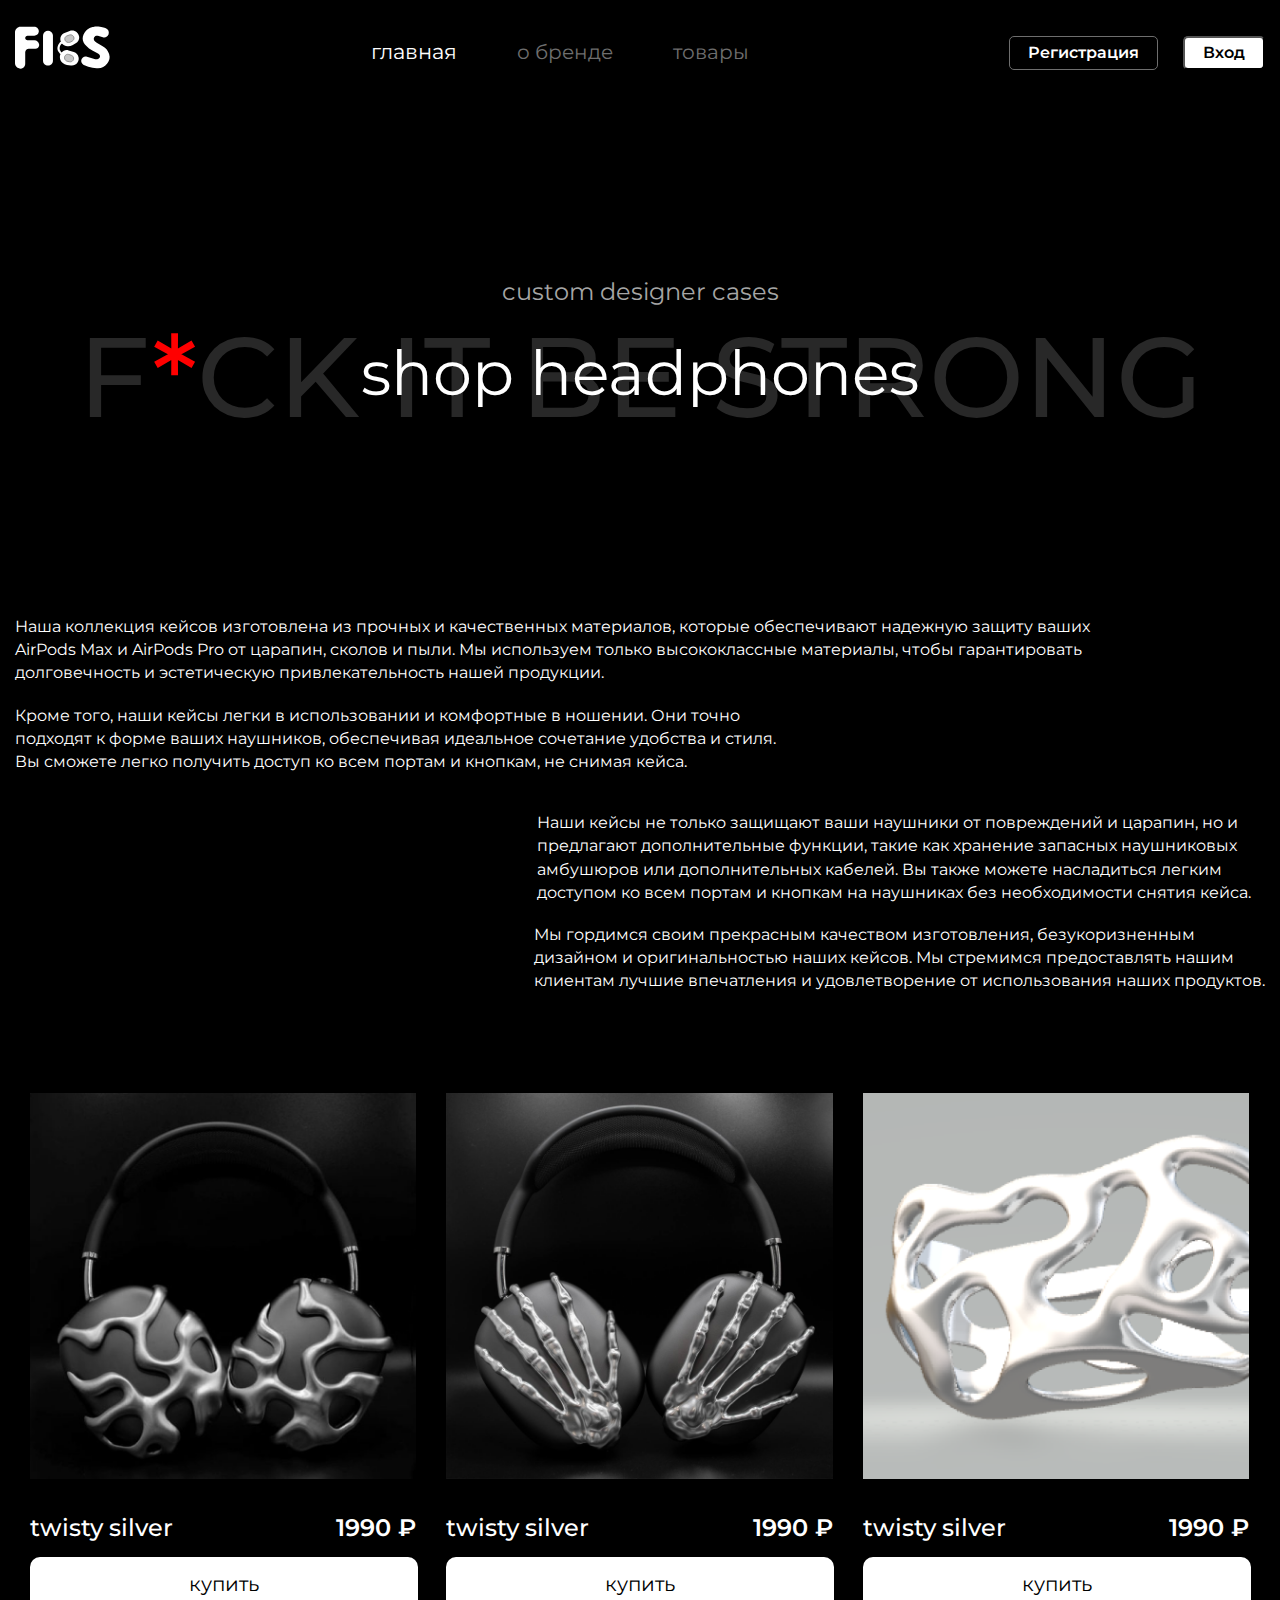
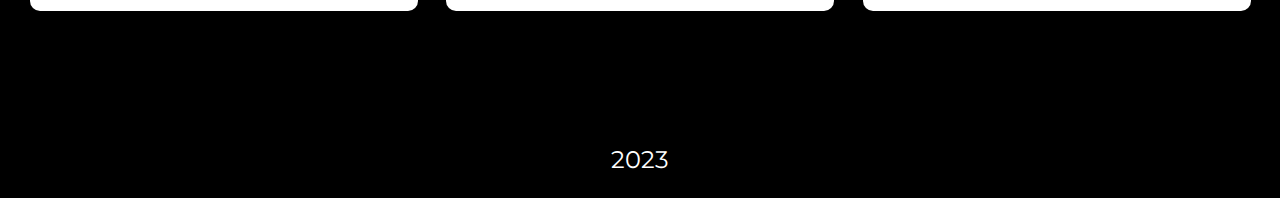
<file: kursovaya/index.html>
<!DOCTYPE html>
<html lang="en">
  <head>
    <meta charset="UTF-8" />
    <meta name="viewport" content="width=device-width, initial-scale=1.0" />
    <link rel="stylesheet" href="./css/style.css" />
    <link
      href="https://fonts.googleapis.com/css?family=Montserrat:100,200,300,regular,500,600,700,800,900,100italic,200italic,300italic,italic,500italic,600italic,700italic,800italic,900italic"
      rel="stylesheet"
    />
    <title>Document</title>
  </head>
  <body class="index">
    <div class="page-container">
      <div class="content-wrap">
        <header class="header">
          <div class="header__container container">
            <div class="header__logo">
              <img src="./image/logo.svg" alt="" />
            </div>
            <nav class="header__nav">
              <ul class="header__menu">
                <li class="header__menu-link active">
                  <a href="/kursovaya/index.html">главная</a>
                </li>
                <li class="header__menu-link"><a href="#">О бренде</a></li>
                <li class="header__menu-link"><a href="#">товары</a></li>
              </ul>
            </nav>
            <div class="header__author">
              <button class="header__author-btn1"><a href="./pages/signup.html">Регистрация</a></button>
              <button class="header__author-btn"><a href="./pages/login.html">Вход</a></button>
            </div>
          </div>
        </header>
        <main>
          <section class="banner">
            <div class="container">
              <div class="banner__content">
                <p class="banner__content-text">custom designer cases</p>
                <h1 class="banner__content-title">
                  F<span>*</span>CK IT BE STRONG
                </h1>
                <h3 class="banner__content-subtitle">shop headphones</h3>
              </div>
            </div>
          </section>
          <section class="article">
            <div class="container">
              <p class="article__text">
                Наша коллекция кейсов изготовлена из прочных и качественных
                материалов, которые обеспечивают надежную защиту ваших AirPods
                Max и AirPods Pro от царапин, сколов и пыли. Мы используем
                только высококлассные материалы, чтобы гарантировать
                долговечность и эстетическую привлекательность нашей продукции.
              </p>
              <br />
              <p class="article__text">
                Кроме того, наши кейсы легки в использовании и комфортные в
                ношении. Они точно <br />
                подходят к форме ваших наушников, обеспечивая идеальное
                сочетание удобства и стиля. <br />
                Вы сможете легко получить доступ ко всем портам и кнопкам, не
                снимая кейса.
              </p>
              <br />
              <br />
              <div class="article__end">
                <p class="article__text">
                  Наши кейсы не только защищают ваши наушники от повреждений и
                  царапин, но и <br />
                  предлагают дополнительные функции, такие как хранение запасных
                  наушниковых <br />
                  амбушюров или дополнительных кабелей. Вы также можете
                  насладиться легким <br />
                  доступом ко всем портам и кнопкам на наушниках без
                  необходимости снятия кейса.
                </p>
                <br />
                <p class="article__text">
                  Мы гордимся своим прекрасным качеством изготовления,
                  безукоризненным <br />
                  дизайном и оригинальностью наших кейсов. Мы стремимся
                  предоставлять нашим <br />
                  клиентам лучшие впечатления и удовлетворение от использования
                  наших продуктов.
                </p>
              </div>
            </div>
          </section>
          <section class="product">
            <div class="container">
              <div class="row">
                <div class="col-4">
                  <div class="product__content">
                    <img
                      class="product__content-img"
                      src="./image/Rectangle 18.png"
                      alt=""
                    />
                    <div class="product__text">
                      <h3 class="product__content-title">twisty silver</h3>
                      <h3 class="product__content-price">1990 ₽</h3>
                    </div>
                    <button class="product__content-buy">
                      <a href="./pages/products.html">купить</a>
                    </button>
                  </div>
                </div>
                <div class="col-4">
                  <div class="product__content">
                    <img
                      class="product__content-img"
                      src="./image/image 48.png"
                      alt=""
                    />
                    <div class="product__text">
                      <h3 class="product__content-title">twisty silver</h3>
                      <h3 class="product__content-price">1990 ₽</h3>
                    </div>
                    <button class="product__content-buy">
                      <a href="./pages/products.html">купить</a>
                    </button>
                  </div>
                </div>
                <div class="col-4">
                  <div class="product__content">
                    <img
                      class="product__content-img"
                      src="./image/image 49.png"
                      alt=""
                    />
                    <div class="product__text">
                      <h3 class="product__content-title">twisty silver</h3>
                      <h3 class="product__content-price">1990 ₽</h3>
                    </div>
                    <button class="product__content-buy">
                      <a href="./pages/products.html">купить</a>
                    </button>
                  </div>
                </div>
              </div>
            </div>
          </section>
        </main>
      </div>
      <footer class="footer">
        <div class="container">
          <h3 class="footer__date">2023</h3>
        </div>
      </footer>
    </div>
  </body>
</html>
</file>
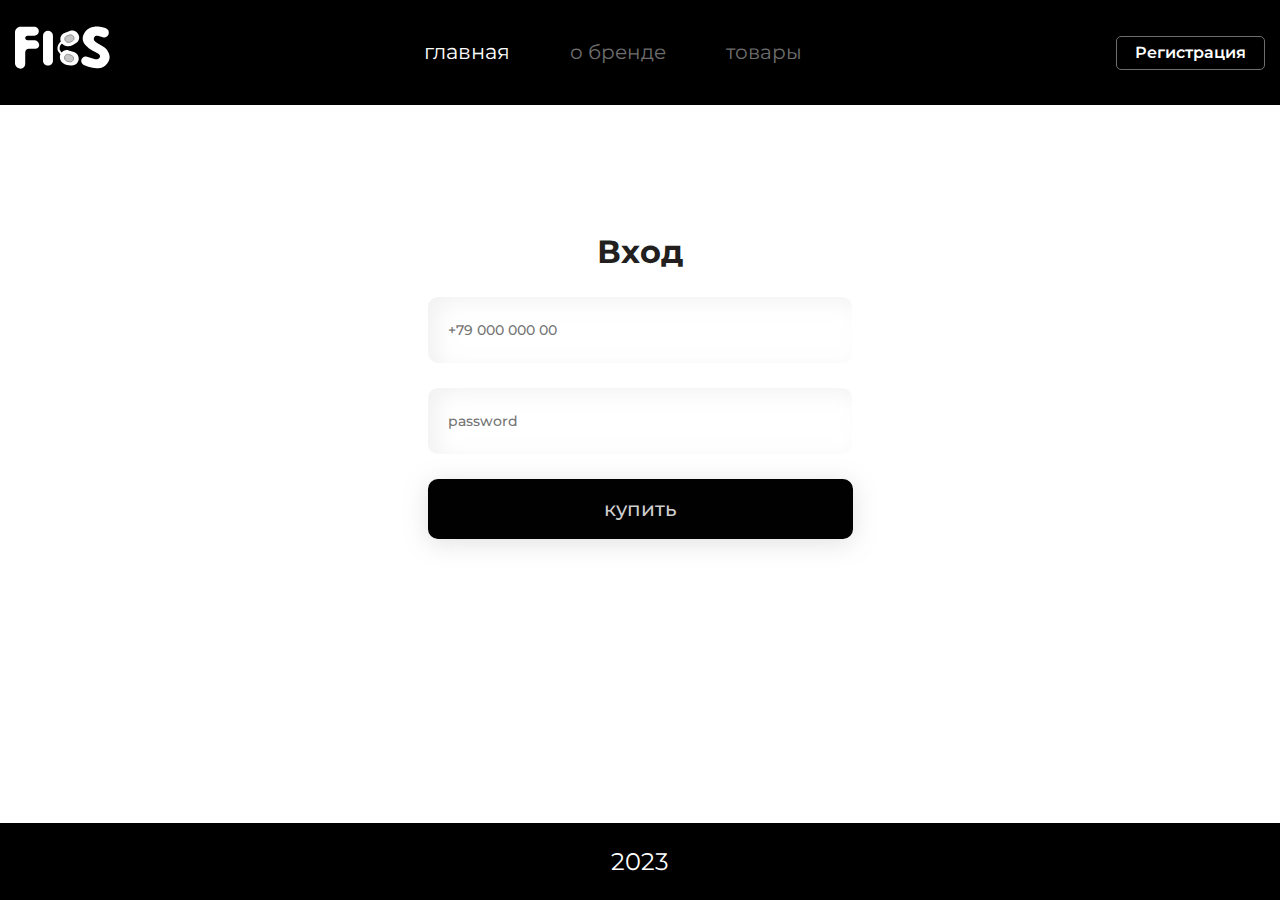
<file: kursovaya/pages/login.html>
<!DOCTYPE html>
<html lang="en">
  <head>
    <meta charset="UTF-8" />
    <meta name="viewport" content="width=device-width, initial-scale=1.0" />
    <link rel="stylesheet" href="/style.css" />
    <link
      href="https://fonts.googleapis.com/css?family=Montserrat:100,200,300,regular,500,600,700,800,900,100italic,200italic,300italic,italic,500italic,600italic,700italic,800italic,900italic"
      rel="stylesheet"
    />
    <title>Document</title>
  </head>
  <body class="sign">
    <div class="page-container">
      <div class="content-wrap">
        <header class="header">
          <div class="header__container container">
            <div class="header__logo">
              <img src="../image/logo.svg" alt="" />
            </div>
            <nav class="header__nav">
              <ul class="header__menu">
                <li class="header__menu-link active">
                  <a href="/index.html">главная</a>
                </li>
                <li class="header__menu-link"><a href="#">О бренде</a></li>
                <li class="header__menu-link"><a href="#">товары</a></li>
                <div class="header__author">
                  <button class="header__author-btn1">
                    <a href="./signup.html">Регистрация</a>
                  </button>
                </div>
              </ul>
              <div class="mobile-btn">
                <span></span>
              </div>
            </nav>
            <div class="header__author none">
              <button class="header__author-btn1">
                <a href="./signup.html">Регистрация</a>
              </button>
            </div>
          </div>
        </header>
        <main>
          <section class="signup">
            <div class="container">
              <form class="signup__content">
                <h2 class="signup__content-title">Вход</h2>
                <input
                  type="number"
                  class="signup__content-input"
                  placeholder="+79 000 000 00"
                />
                <input
                  type="password"
                  class="signup__content-input"
                  placeholder="password"
                />
                <button class="signup__content-btn">купить</button>
              </form>
            </div>
          </section>
        </main>
      </div>
      <footer class="footer">
        <div class="container">
          <h3 class="footer__date">2023</h3>
        </div>
      </footer>
    </div>
    <script src="../main.js"></script>
  </body>
</html>
</file>
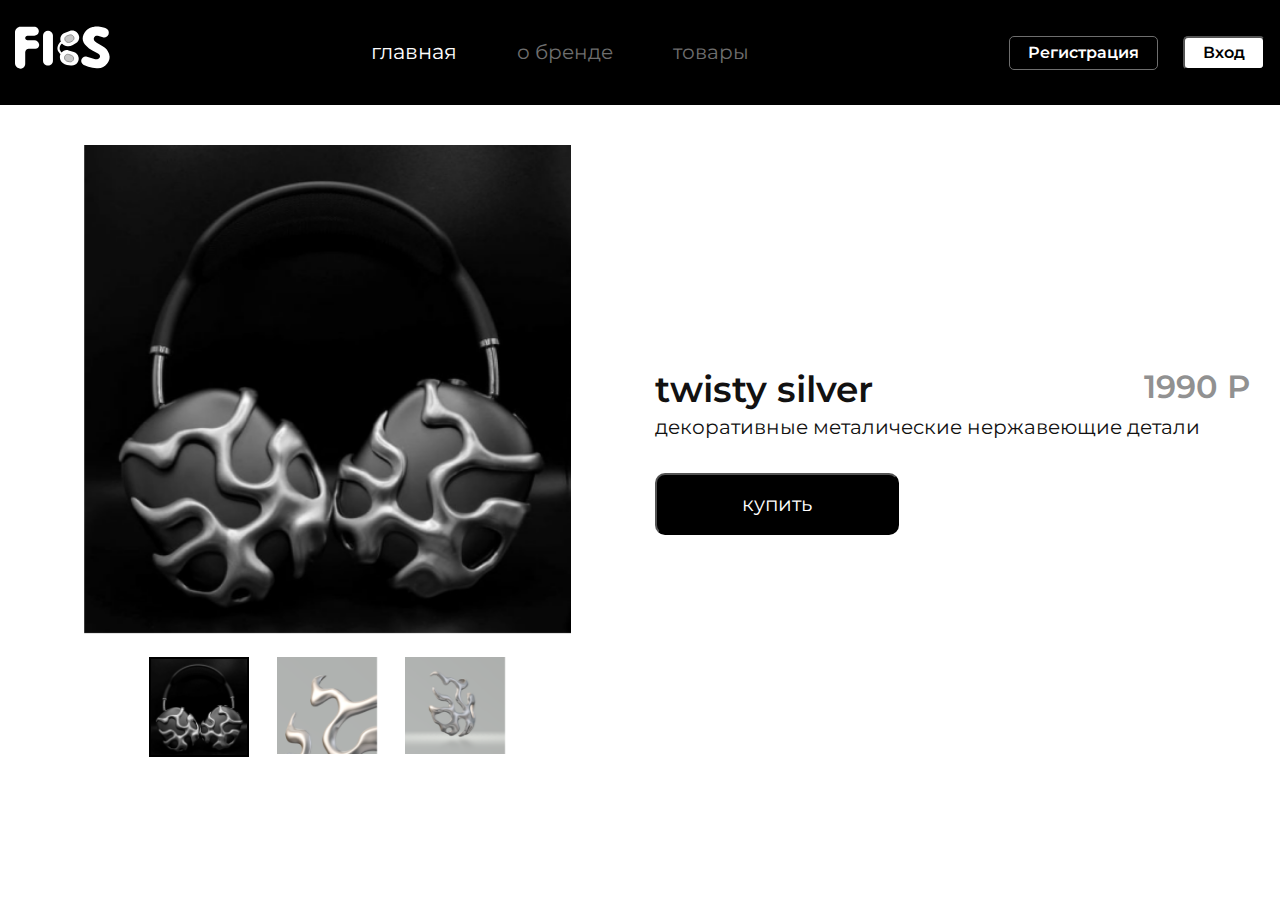
<file: kursovaya/pages/product1.html>
<!DOCTYPE html>
<html lang="en">
  <head>
    <meta charset="UTF-8" />
    <meta name="viewport" content="width=device-width, initial-scale=1.0" />
    <title>Document</title>
    <link
      href="https://fonts.googleapis.com/css?family=Montserrat:100,200,300,regular,500,600,700,800,900,100italic,200italic,300italic,italic,500italic,600italic,700italic,800italic,900italic"
      rel="stylesheet"
    />
    <link
      rel="stylesheet"
      href="https://cdn.jsdelivr.net/npm/swiper@8/swiper-bundle.min.css"
    />
    <link rel="stylesheet" href="/style.css" />
  </head>
  <body class="item">
    <div class="page-container">
      <div class="content-wrap">
        <header class="header">
          <div class="header__container container">
            <div class="header__logo">
              <img src="../image/logo.svg" alt="" />
            </div>
            <nav class="header__nav">
              <ul class="header__menu">
                <li class="header__menu-link active">
                  <a href="/index.html">главная</a>
                </li>
                <li class="header__menu-link"><a href="#">О бренде</a></li>
                <li class="header__menu-link"><a href="#">товары</a></li>
                <div class="header__author">
                  <button class="header__author-btn1">
                    <a href="/kursovaya/pages/signup.html">Регистрация</a>
                  </button>
                  <button class="header__author-btn">
                    <a href="/kursovaya/pages/login.html">Вход</a>
                  </button>
                </div>
              </ul>
              <div class="mobile-btn">
                <span></span>
              </div>
            </nav>
            <div class="header__author none">
              <button class="header__author-btn1">
                <a href="/kursovaya/pages/signup.html">Регистрация</a>
              </button>
              <button class="header__author-btn">
                <a href="/kursovaya/pages/login.html">Вход</a>
              </button>
            </div>
          </div>
        </header>
        <div class="modal">
          <div class="modal__content">
            <button id="closeModal">&times;</button>
            <img src="../image/successfully.svg" alt="" />
            <h2>заказ оформлен успешно</h2>
          </div>
        </div>
        <main>
          <section class="products">
            <div class="container">
              <div class="row">
                <div class="col-6">
                  <div class="swiper swiper_main">
                    <div class="swiper-wrapper">
                      <div class="swiper-slide">
                        <img src="../image/Rectangle 18.png" />
                      </div>
                      <div class="swiper-slide">
                        <img src="../image/image 49 (2).png" />
                      </div>
                      <div class="swiper-slide">
                        <img src="../image/image 47.png" />
                      </div>
                    </div>
                  </div>

                  <div class="swiper swiper_thumbnail">
                    <div class="swiper-wrapper">
                      <div class="swiper-slide">
                        <img src="../image/Rectangle 18.png" />
                      </div>
                      <div class="swiper-slide">
                        <img src="../image/image 49 (2).png" />
                      </div>
                      <div class="swiper-slide">
                        <img src="../image/image 47.png" />
                      </div>
                    </div>
                  </div>
                </div>
                <div class="col-6">
                  <div class="products__content">
                    <div>
                      <h2 class="products__content-title">twisty silver</h2>
                      <h2 class="products__content-price">1990 Р</h2>
                    </div>
                    <p class="products__content-text">
                      декоративные металические нержавеющие детали
                    </p>
                    <button class="products__content-btn" id="modal">
                      купить
                    </button>
                  </div>
                </div>
              </div>
            </div>
          </section>
        </main>
      </div>
    </div>
    <script src="https://cdn.jsdelivr.net/npm/swiper@8/swiper-bundle.min.js"></script>
    <script src="../main.js"></script>
  </body>
</html>
</file>
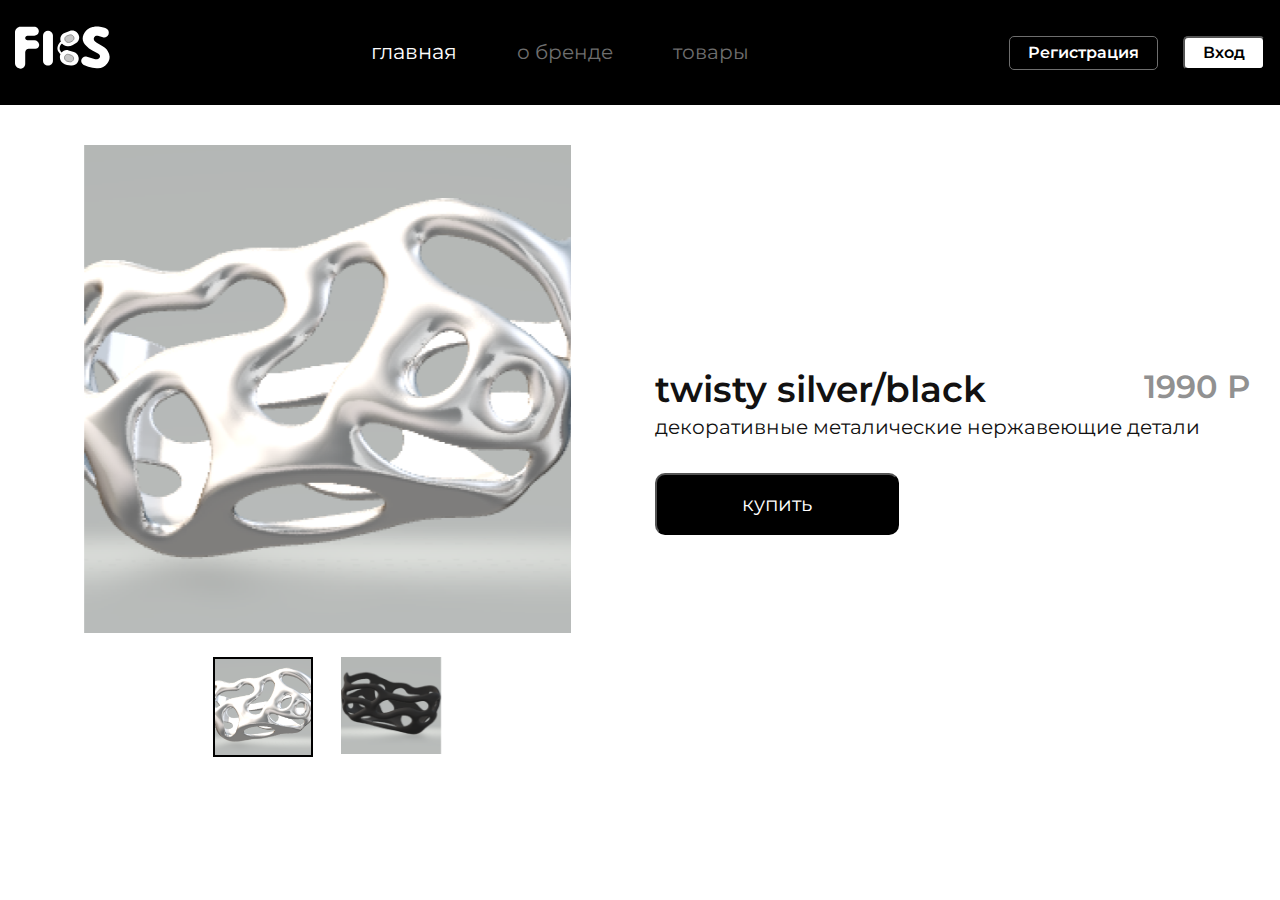
<file: kursovaya/pages/product2.html>
<!DOCTYPE html>
<html lang="en">
  <head>
    <meta charset="UTF-8" />
    <meta name="viewport" content="width=device-width, initial-scale=1.0" />
    <title>Document</title>
    <link
      href="https://fonts.googleapis.com/css?family=Montserrat:100,200,300,regular,500,600,700,800,900,100italic,200italic,300italic,italic,500italic,600italic,700italic,800italic,900italic"
      rel="stylesheet"
    />
    <link
      rel="stylesheet"
      href="https://cdn.jsdelivr.net/npm/swiper@8/swiper-bundle.min.css"
    />
    <link rel="stylesheet" href="/style.css" />
  </head>
  <body class="item">
    <div class="page-container">
      <div class="content-wrap">
        <header class="header">
          <div class="header__container container">
            <div class="header__logo">
              <img src="../image/logo.svg" alt="" />
            </div>
            <nav class="header__nav">
              <ul class="header__menu">
                <li class="header__menu-link active">
                  <a href="/index.html">главная</a>
                </li>
                <li class="header__menu-link"><a href="#">О бренде</a></li>
                <li class="header__menu-link"><a href="#">товары</a></li>
                <div class="header__author">
                  <button class="header__author-btn1">
                    <a href="/kursovaya/pages/signup.html">Регистрация</a>
                  </button>
                  <button class="header__author-btn">
                    <a href="/kursovaya/pages/login.html">Вход</a>
                  </button>
                </div>
              </ul>
              <div class="mobile-btn">
                <span></span>
              </div>
            </nav>
            <div class="header__author none">
              <button class="header__author-btn1">
                <a href="/kursovaya/pages/signup.html">Регистрация</a>
              </button>
              <button class="header__author-btn">
                <a href="/kursovaya/pages/login.html">Вход</a>
              </button>
            </div>
          </div>
        </header>
        <div class="modal">
          <div class="modal__content">
            <button id="closeModal">&times;</button>
            <img src="../image/successfully.svg" alt="" />
            <h2>заказ оформлен успешно</h2>
          </div>
        </div>
        <main>
          <section class="products">
            <div class="container">
              <div class="row">
                <div class="col-6">
                  <div class="swiper swiper_main">
                    <div class="swiper-wrapper">
                      <div class="swiper-slide">
                        <img src="../image/image 49 (3).png" />
                      </div>
                      <div class="swiper-slide">
                        <img src="../image/image 48 (1).png" />
                      </div>
                    </div>
                  </div>

                  <div class="swiper swiper_thumbnail">
                    <div class="swiper-wrapper">
                      <div class="swiper-slide">
                        <img src="../image/image 49 (3).png" />
                      </div>
                      <div class="swiper-slide">
                        <img src="../image/image 48 (1).png" />
                      </div>
                    </div>
                  </div>
                </div>
                <div class="col-6">
                  <div class="products__content">
                    <div>
                      <h2 class="products__content-title">
                        TWISTY silver/black
                      </h2>
                      <h2 class="products__content-price">1990 Р</h2>
                    </div>
                    <p class="products__content-text">
                      декоративные металические нержавеющие детали
                    </p>
                    <button class="products__content-btn" id="modal">
                      купить
                    </button>
                  </div>
                </div>
              </div>
            </div>
          </section>
        </main>
      </div>
    </div>
    <script src="https://cdn.jsdelivr.net/npm/swiper@8/swiper-bundle.min.js"></script>
    <script src="../main.js"></script>
  </body>
</html>
</file>
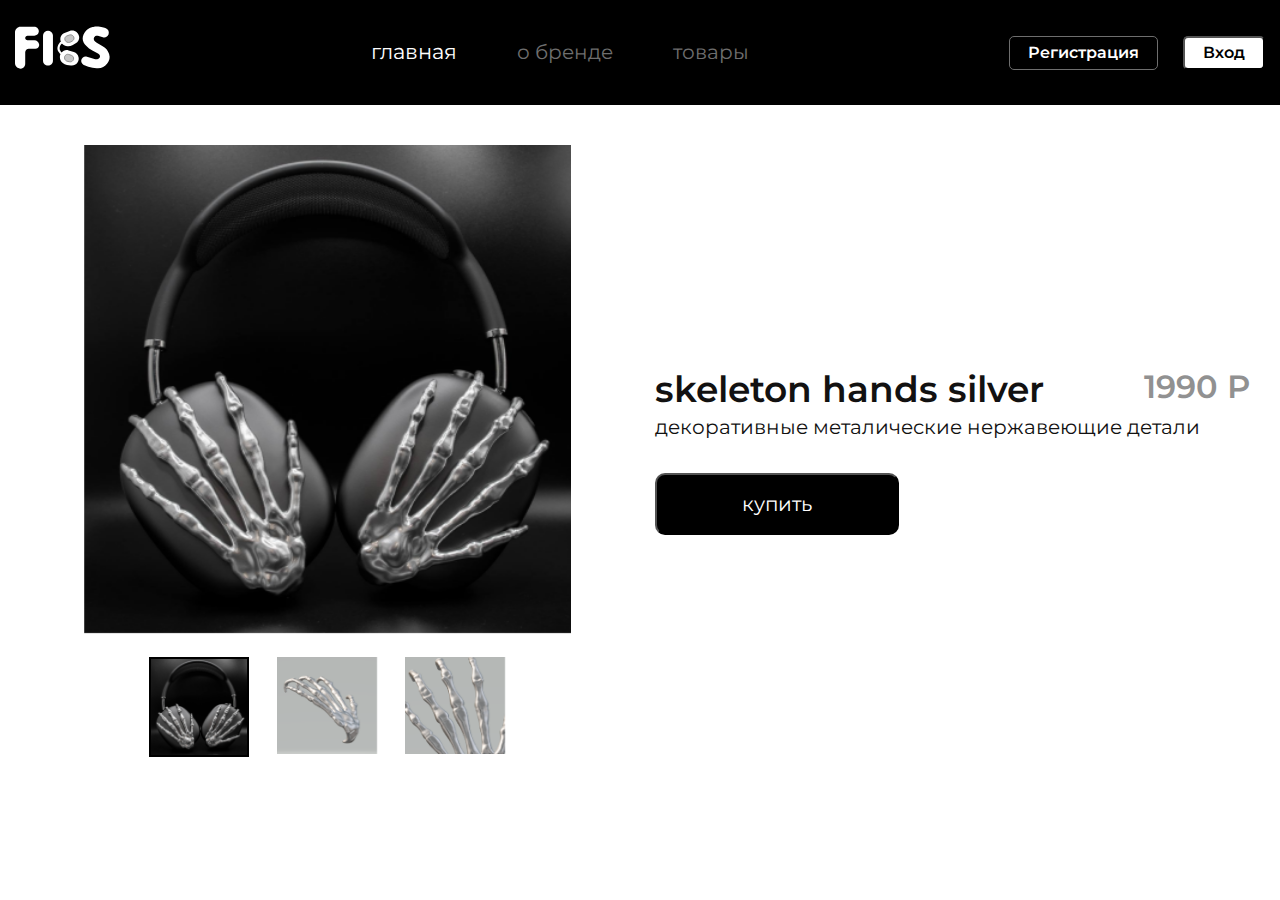
<file: kursovaya/pages/products.html>
<!DOCTYPE html>
<html lang="en">
  <head>
    <meta charset="UTF-8" />
    <meta name="viewport" content="width=device-width, initial-scale=1.0" />
    <title>Document</title>
    <link
      href="https://fonts.googleapis.com/css?family=Montserrat:100,200,300,regular,500,600,700,800,900,100italic,200italic,300italic,italic,500italic,600italic,700italic,800italic,900italic"
      rel="stylesheet"
    />
    <link
      rel="stylesheet"
      href="https://cdn.jsdelivr.net/npm/swiper@8/swiper-bundle.min.css"
    />
    <link rel="stylesheet" href="/style.css" />
  </head>
  <body class="item">
    <div class="page-container">
      <div class="content-wrap">
        <header class="header">
          <div class="header__container container">
            <div class="header__logo">
              <img src="../image/logo.svg" alt="" />
            </div>
            <nav class="header__nav">
              <ul class="header__menu">
                <li class="header__menu-link active">
                  <a href="/index.html">главная</a>
                </li>
                <li class="header__menu-link"><a href="#">О бренде</a></li>
                <li class="header__menu-link"><a href="#">товары</a></li>
                <div class="header__author">
                  <button class="header__author-btn1">
                    <a href="/kursovaya/pages/signup.html">Регистрация</a>
                  </button>
                  <button class="header__author-btn">
                    <a href="/kursovaya/pages/login.html">Вход</a>
                  </button>
                </div>
              </ul>
              <div class="mobile-btn">
                <span></span>
              </div>
            </nav>
            <div class="header__author none">
              <button class="header__author-btn1">Регистрация</button>
              <button class="header__author-btn">Вход</button>
            </div>
          </div>
        </header>
        <div class="modal">
          <div class="modal__content">
            <button id="closeModal">&times;</button>
            <img src="../image/successfully.svg" alt="" />
            <h2>заказ оформлен успешно</h2>
          </div>
        </div>
        <main>
          <section class="products">
            <div class="container">
              <div class="row">
                <div class="col-6">
                  <div class="swiper swiper_main">
                    <div class="swiper-wrapper">
                      <div class="swiper-slide">
                        <img src="../image/image 48.png" />
                      </div>
                      <div class="swiper-slide">
                        <img src="../image/image 50.png" />
                      </div>
                      <div class="swiper-slide">
                        <img src="../image/image 49 (1).png" />
                      </div>
                    </div>
                  </div>

                  <div class="swiper swiper_thumbnail">
                    <div class="swiper-wrapper">
                      <div class="swiper-slide">
                        <img src="../image/image 48.png" />
                      </div>
                      <div class="swiper-slide">
                        <img src="../image/image 50.png" />
                      </div>
                      <div class="swiper-slide">
                        <img src="../image/image 49 (1).png" />
                      </div>
                    </div>
                  </div>
                </div>
                <div class="col-6">
                  <div class="products__content">
                    <div>
                      <h2 class="products__content-title">
                        skeleton hands silver
                      </h2>
                      <h2 class="products__content-price">1990 Р</h2>
                    </div>
                    <p class="products__content-text">
                      декоративные металические нержавеющие детали
                    </p>
                    <button class="products__content-btn" id="modal">
                      купить
                    </button>
                  </div>
                </div>
              </div>
            </div>
          </section>
        </main>
      </div>
    </div>
    <script src="https://cdn.jsdelivr.net/npm/swiper@8/swiper-bundle.min.js"></script>
    <script src="../main.js"></script>
  </body>
</html>
</file>
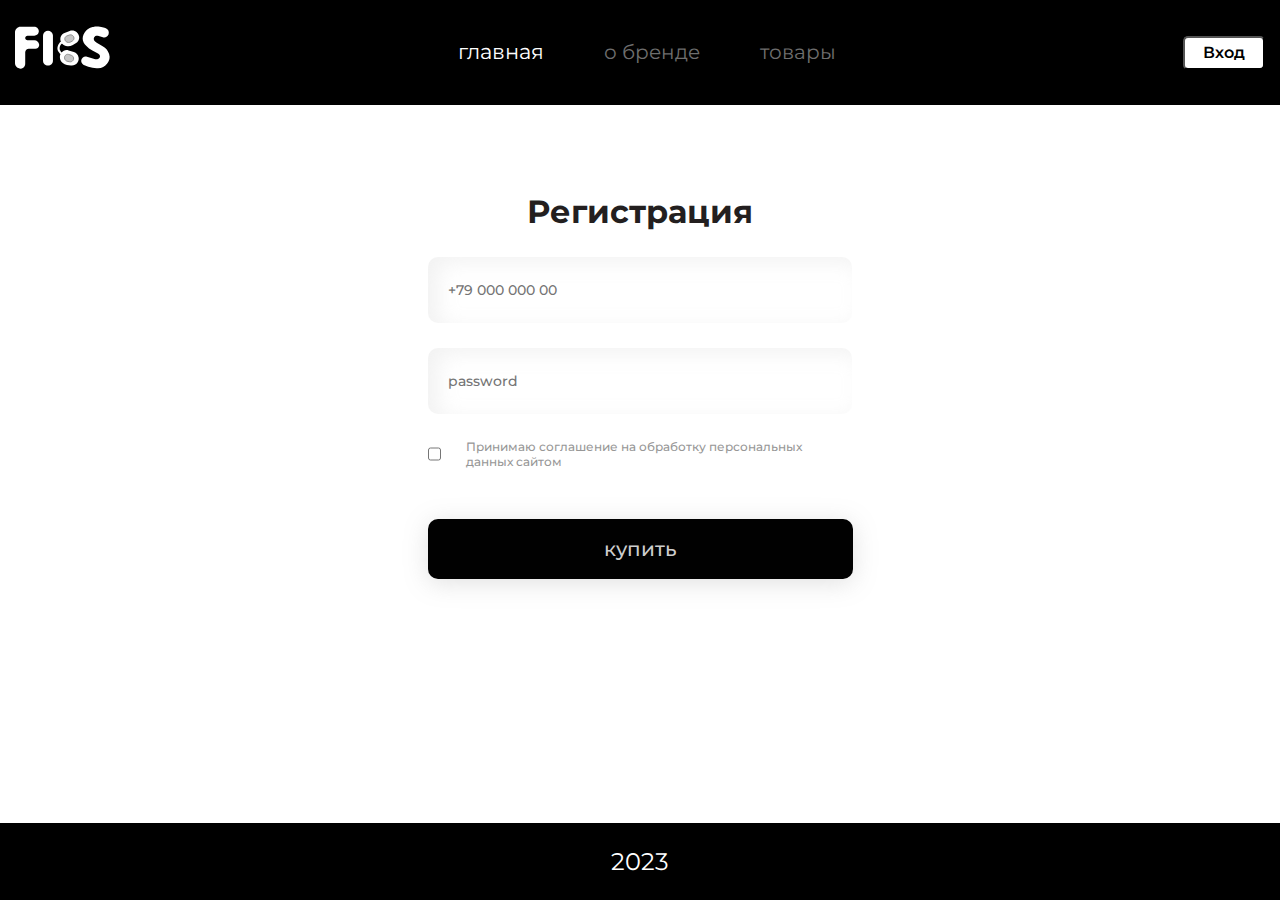
<file: kursovaya/pages/signup.html>
<!DOCTYPE html>
<html lang="en">
  <head>
    <meta charset="UTF-8" />
    <meta name="viewport" content="width=device-width, initial-scale=1.0" />
    <link
      href="https://fonts.googleapis.com/css?family=Montserrat:100,200,300,regular,500,600,700,800,900,100italic,200italic,300italic,italic,500italic,600italic,700italic,800italic,900italic"
      rel="stylesheet"
    />
    <link rel="stylesheet" href="/style.css" />
    <title>Document</title>
  </head>
  <body class="sign">
    <div class="page-container">
      <div class="content-wrap">
        <header class="header">
          <div class="header__container container">
            <div class="header__logo">
              <img src="../image/logo.svg" alt="" />
            </div>
            <nav class="header__nav">
              <ul class="header__menu">
                <li class="header__menu-link active">
                  <a href="/index.html">главная</a>
                </li>
                <li class="header__menu-link"><a href="#">О бренде</a></li>
                <li class="header__menu-link"><a href="#">товары</a></li>
                <div class="header__author">
                  <button class="header__author-btn">
                    <a href="/kursovaya/pages/login.html">Вход</a>
                  </button>
                </div>
              </ul>
              <div class="mobile-btn">
                <span></span>
              </div>
            </nav>
            <div class="header__author none">
              <button class="header__author-btn">
                <a href="/kursovaya/pages/login.html">Вход</a>
              </button>
            </div>
          </div>
        </header>
        <main>
          <section class="signup">
            <div class="container">
              <form class="signup__content">
                <h2 class="signup__content-title">Регистрация</h2>
                <input
                  type="number"
                  class="signup__content-input"
                  placeholder="+79 000 000 00"
                />
                <input
                  type="password"
                  class="signup__content-input"
                  placeholder="password"
                />
                <div class="signup__agreement">
                  <input type="checkbox" />
                  <p class="signup__content-text">
                    Принимаю соглашение на обработку персональных <br />
                    данных сайтом
                  </p>
                </div>
                <button class="signup__content-btn">купить</button>
              </form>
            </div>
          </section>
        </main>
      </div>
      <footer class="footer">
        <div class="container">
          <h3 class="footer__date">2023</h3>
        </div>
      </footer>
    </div>
    <script src="../main.js"></script>
  </body>
</html>
</file>
<file: kursovaya/css/style.css>
* {
  padding: 0;
  margin: 0;
  box-sizing: border-box;
  font-family: "Montserrat", Sans-serif;
}
.container {
  max-width: 1250px;
  width: 100%;
  margin: 0 auto;
}
.row {
  display: flex;
  flex-wrap: wrap;
}
.col-4 {
  width: 33.3%;
  padding: 0 15px;
}
.col-6 {
  width: 50%;
  padding: 0 15px;
}
.col-3 {
  width: 25%;
  padding: 0 15px;
}
ul,
li {
  list-style: none;
}
a {
  text-decoration: none;
  color: inherit;
}
.page-container {
  display: flex;
  flex-direction: column;
  min-height: 100vh;
}
.content-wrap {
  flex: 1;
}
.index {
  background: #000;
}
.header {
  background: #000;
  padding: 25px 0;
}
.header__container {
  display: flex;
  align-items: center;
  justify-content: space-between;
}
.header__menu {
  display: flex;
  align-items: center;
  column-gap: 60px;
  color: #fff;
}
.header__menu-link.active {
  color: #fff;
  text-align: center;
  /* font-family: "Montserrat"; */
  font-size: 21px;
  font-style: normal;
  font-weight: 400;
  line-height: 138.4%; /* 33.216px */
  text-transform: lowercase;
}
.header__menu-link {
  color: #6e6e6e;
  text-align: center;
  font-family: "Montserrat";
  font-size: 20px;
  font-style: normal;
  font-weight: 400;
  line-height: 138.4%; /* 33.216px */
  text-transform: lowercase;
}
.header__author {
  display: flex;
  align-items: center;
  column-gap: 25px;
}
.header__author-btn1 {
  color: #fff;
  text-align: center;
  font-family: "Montserrat";
  font-size: 16px;
  font-style: normal;
  font-weight: 600;
  line-height: 125%; /* 20px */
  border-radius: 5px;
  background-color: #000;
  border: 1px solid #6e6e6e;
  padding: 6px 18px;
}
.header__author-btn {
  color: #000;
  text-align: center;
  font-family: "Montserrat";
  font-size: 16px;
  font-style: normal;
  font-weight: 600;
  line-height: 125%; /* 20px */
  border-radius: 5px;
  background: #fff;
  padding: 5px 18px;
}
.banner {
  display: flex;
  align-items: center;
  justify-content: center;
  height: 510px;
}
.banner__content {
  display: flex;
  align-items: center;
  flex-direction: column;
  justify-content: center;
  position: relative;
}
.banner__content-text {
  color: #a6a6a6;
  text-align: center;
  font-family: "Montserrat";
  font-size: 24px;
  font-style: normal;
  font-weight: 400;
  line-height: 138.4%; /* 33.216px */
  text-transform: lowercase;
}
.banner__content-title {
  color: #282828;
  text-align: center;
  font-family: "Montserrat";
  font-size: 113px;
  font-style: normal;
  font-weight: 500;
  line-height: normal;
}
.banner__content-title span {
  color: #f00;
  font-family: "Montserrat";
  font-size: 113px;
  font-style: normal;
  font-weight: 500;
  line-height: normal;
}
.banner__content-subtitle {
  color: #fff;
  text-align: center;
  font-family: "Montserrat";
  font-size: 62px;
  font-style: normal;
  font-weight: 400;
  line-height: normal;
  position: absolute;
  top: 60px;
}
.article__text {
  color: #fff;
  font-family: "Montserrat";
  font-size: 16px;
  font-style: normal;
  font-weight: 400;
  line-height: 145%; /* 34.8px */
  max-width: 86%;
  /* width: 100%; */
}
.article__end {
  display: flex;
  flex-direction: column;
  align-items: end;
  justify-content: center;
}
.article__end .article__text {
  max-width: 100%;
}

.article__end .article__text:first-child {
  margin-right: 14px;
}

.product__content {
  margin-top: 100px;
  /* background-color: #fff; */
}
.product__content-img {
  width: 100%;
}
.product__text {
  margin-top: 30px;
  display: flex;
  align-items: center;
  justify-content: space-between;
  margin-bottom: 15px;
}
.product__content-title {
  color: #fff;
  font-family: "Montserrat";
  font-size: 24px;
  font-style: normal;
  font-weight: 500;
  line-height: normal;
  text-transform: lowercase;
}
.product__content-price {
  color: #fff;
  font-family: "Montserrat";
  font-size: 24px;
  font-style: normal;
  font-weight: 600;
  line-height: normal;
}
.product__content-buy {
  border-radius: 10px;
  background: #fff;
  color: #000;
  text-align: center;
  font-family: "Montserrat";
  font-size: 20px;
  font-style: normal;
  font-weight: 400;
  line-height: normal;
  text-transform: lowercase;
  padding: 15px 159px;
  outline: none;
  border: none;
}
.footer {
  margin-top: 110px;
  padding: 22px 0;
  text-align: center;
  background: #000;
}
.footer__date {
  color: #fff;
  text-align: center;
  font-family: "Montserrat";
  font-size: 24px;
  font-style: normal;
  font-weight: 400;
  line-height: 138.4%; /* 33.216px */
  text-transform: lowercase;
}
.signup .container {
  display: flex;
  justify-content: center;
  align-items: center;
  height: 560px;
}
.signup__content {
  display: flex;
  flex-direction: column;
  align-items: center;
}
.signup__content-title {
  color: #231f1f;
  text-align: center;
  font-family: Montserrat;
  font-size: 32px;
  font-style: normal;
  font-weight: 700;
  line-height: 125%; /* 40px */
  margin-bottom: 25px;
}
.signup__content-input {
  color: #c4c4c4;
  font-family: Montserrat;
  font-size: 14px;
  font-style: normal;
  font-weight: 500;
  line-height: 125%; /* 17.5px */
  margin-bottom: 25px;
  width: 424px;
  height: 66px;
  border-radius: 10px;
  background: #fff;
  outline: none;
  padding: 10px 20px;
  border: none;
  box-shadow: 10px 5px 20px 0px rgba(204, 204, 204, 0.25) inset;
}
.sign .footer {
  margin: 0;
}
.signup__agreement {
  display: flex;
  column-gap: 25px;
  align-self: start;
  margin-bottom: 50px;
}
.signup__content-text {
  color: #979797;
  font-family: Montserrat;
  font-size: 12px;
  font-style: normal;
  font-weight: 500;
  line-height: 125%; /* 15px */
}
.signup__content-btn {
  border-radius: 10px;
  background: #010101;
  box-shadow: 0px 4px 24px 0px rgba(135, 135, 135, 0.25);
  color: #cdcdcd;
  text-align: center;
  font-family: Montserrat;
  font-size: 20px;
  font-style: normal;
  font-weight: 500;
  line-height: normal;
  text-transform: lowercase;
  border: none;
  padding: 18px 176px;
  display: block;
}
.gallery {
  width: 100%;
  max-width: 620px;
  margin: 40px auto;
}
.gallery-slider {
  width: 100%;
  height: auto;
  margin: 0 0 10px 0;
}
.gallery-slider .swiper-slide {
  width: auto;
  height: 400px;
}
.gallery-slider .swiper-slide img {
  display: block;
  width: auto;
  height: 100%;
  margin: 0 auto;
}
.gallery-thumbs {
  width: 100%;
  padding: 0;
  overflow: hidden;
}
.gallery-thumbs .swiper-slide {
  width: 100px;
  height: 100px;
  text-align: center;
  overflow: hidden;
  opacity: 0.1;
}
.gallery-thumbs .swiper-slide-active {
  opacity: 1;
}
.gallery-thumbs .swiper-slide img {
  width: auto;
  height: 100%;
}
.products {
  margin-top: 40px;
}
.products .col-6:last-child {
  display: flex;
  justify-content: center;
  flex-direction: column;
}
.products__content div {
  display: flex;
  justify-content: space-between;
}
.products__content-title {
  color: #121111;
  font-family: Montserrat;
  font-size: 36px;
  font-style: normal;
  font-weight: 600;
  line-height: normal;
  text-transform: lowercase;
}
.products__content-price {
  color: #919191;
  font-family: Montserrat;
  font-size: 32px;
  font-style: normal;
  font-weight: 600;
  line-height: normal;
}
.products__content-text {
  color: #121111;
  font-family: Montserrat;
  font-size: 20px;
  font-style: normal;
  font-weight: 400;
  line-height: 161.9%; /* 32.38px */
}
.products__content-btn {
  margin-top: 30px;
  border-radius: 10px;
  background: #000;
  width: 244px;
  height: 62px;
  flex-shrink: 0;
  color: #fff;
  text-align: center;
  font-family: Montserrat;
  font-size: 20px;
  font-style: normal;
  font-weight: 400;
  line-height: normal;
  text-transform: lowercase;
}
.swiper {
  width: 70%;
}
.swiper img {
  width: 100%;
}
.swiper_thumbnail .swiper-slide {
  cursor: pointer;
}
.swiper_thumbnail .swiper-slide-thumb-active {
  outline: 2px solid #000;
  outline-offset: -2px;
}
.swiper_thumbnail img {
  vertical-align: bottom;
}
.swiper.swiper_thumbnail {
  margin-top: 20px;
}
.swiper.swiper_thumbnail .swiper-wrapper {
  display: flex;
  justify-content: center;
  column-gap: 28px;
}
.swiper_thumbnail img {
  width: 100px;
}
.swiper_thumbnail .swiper-slide {
  width: 100px !important;
}
.swiper {
  width: 82%;
}
/* .item {
  padding-bottom: 15px;
} */

.modal {
  position: fixed;
  left: 0;
  top: 0;
  height: 100vh;
  width: 100vw;
  z-index: 10;
  background-color: #000000ad;
  display: flex;
  align-items: center;
  justify-content: center;
}
.modal__content {
  width: 500px;
  height: 400px;
  background-color: #fff;
  border-radius: 15px;
  box-shadow: 0px 5px 15px 0px #00000040;
  padding: 30px;
  display: flex;
  align-items: center;
  flex-direction: column;
}
.modal__content button {
  align-self: flex-end;
  background-color: transparent;
  border: none;
  font-size: 30px;
  margin-bottom: 30px;
}
.modal__content h2 {
  margin-top: 20px;
}
.modal {
  display: none;
  transition: all 0.3s;
}
.modal.show {
  display: flex;
}
</file>
<file: style.css>
* {
  padding: 0;
  margin: 0;
  box-sizing: border-box;
  font-family: "Montserrat", Sans-serif;
}
.container {
  max-width: 1250px;
  width: 100%;
  margin: 0 auto;
}
.row {
  display: flex;
  flex-wrap: wrap;
}
.col-4 {
  width: 33.3%;
  padding: 0 15px;
}
.col-6 {
  width: 50%;
  padding: 0 15px;
}
.col-3 {
  width: 25%;
  padding: 0 15px;
}
ul,
li {
  list-style: none;
}
a {
  text-decoration: none;
  color: inherit;
}
.page-container {
  display: flex;
  flex-direction: column;
  min-height: 100vh;
}
.content-wrap {
  flex: 1;
}
.index {
  background: #000;
}
.header {
  position: relative;
  background: #000;
  padding: 25px 0;
}
.header__container {
  display: flex;
  align-items: center;
  justify-content: space-between;
}
.header__menu {
  display: flex;
  align-items: center;
  column-gap: 60px;
  color: #fff;
}
.header__menu-link.active {
  color: #fff;
  text-align: center;
  /* font-family: "Montserrat"; */
  font-size: 21px;
  font-style: normal;
  font-weight: 400;
  line-height: 138.4%; /* 33.216px */
  text-transform: lowercase;
}
.header__menu-link {
  color: #6e6e6e;
  text-align: center;
  font-family: "Montserrat";
  font-size: 20px;
  font-style: normal;
  font-weight: 400;
  line-height: 138.4%; /* 33.216px */
  text-transform: lowercase;
}
.header__author {
  display: flex;
  align-items: center;
  column-gap: 25px;
}
.header__author-btn1 {
  color: #fff;
  text-align: center;
  font-family: "Montserrat";
  font-size: 16px;
  font-style: normal;
  font-weight: 600;
  line-height: 125%; /* 20px */
  border-radius: 5px;
  background-color: #000;
  border: 1px solid #6e6e6e;
  padding: 6px 18px;
}
.header__author-btn {
  color: #000;
  text-align: center;
  font-family: "Montserrat";
  font-size: 16px;
  font-style: normal;
  font-weight: 600;
  line-height: 125%; /* 20px */
  border-radius: 5px;
  background: #fff;
  padding: 5px 18px;
}
.banner {
  display: flex;
  align-items: center;
  justify-content: center;
  height: 510px;
}
.banner__content {
  display: flex;
  align-items: center;
  flex-direction: column;
  justify-content: center;
  position: relative;
}
.banner__content-text {
  color: #a6a6a6;
  text-align: center;
  font-family: "Montserrat";
  font-size: 24px;
  font-style: normal;
  font-weight: 400;
  line-height: 138.4%; /* 33.216px */
  text-transform: lowercase;
}
.banner__content-title {
  color: #282828;
  text-align: center;
  font-family: "Montserrat";
  font-size: 113px;
  font-style: normal;
  font-weight: 500;
  line-height: normal;
}
.banner__content-title span {
  color: #f00;
  font-family: "Montserrat";
  font-size: 113px;
  font-style: normal;
  font-weight: 500;
  line-height: normal;
}
.banner__content-subtitle {
  color: #fff;
  text-align: center;
  font-family: "Montserrat";
  font-size: 62px;
  font-style: normal;
  font-weight: 400;
  line-height: normal;
  position: absolute;
  top: 60px;
}
.article__text {
  color: #fff;
  font-family: "Montserrat";
  font-size: 16px;
  font-style: normal;
  font-weight: 400;
  line-height: 145%; /* 34.8px */
  max-width: 86%;
  /* width: 100%; */
}
.article__end {
  display: flex;
  flex-direction: column;
  align-items: end;
  justify-content: center;
}
.article__end .article__text {
  max-width: 100%;
}

.article__end .article__text:first-child {
  margin-right: 14px;
}

.product__content {
  margin-top: 100px;
  /* background-color: #fff; */
}
.product__content-img {
  width: 100%;
}
.product__text {
  margin-top: 30px;
  display: flex;
  align-items: center;
  justify-content: space-between;
  margin-bottom: 15px;
}
.product__content-title {
  color: #fff;
  font-family: "Montserrat";
  font-size: 24px;
  font-style: normal;
  font-weight: 500;
  line-height: normal;
  text-transform: lowercase;
}
.product__content-price {
  color: #fff;
  font-family: "Montserrat";
  font-size: 24px;
  font-style: normal;
  font-weight: 600;
  line-height: normal;
}
.product__content-buy {
  border-radius: 10px;
  background: #fff;
  color: #000;
  text-align: center;
  font-family: "Montserrat";
  font-size: 20px;
  font-style: normal;
  font-weight: 400;
  line-height: normal;
  text-transform: lowercase;
  padding: 15px 159px;
  outline: none;
  border: none;
}
.footer {
  margin-top: 110px;
  padding: 22px 0;
  text-align: center;
  background: #000;
}
.footer__date {
  color: #fff;
  text-align: center;
  font-family: "Montserrat";
  font-size: 24px;
  font-style: normal;
  font-weight: 400;
  line-height: 138.4%; /* 33.216px */
  text-transform: lowercase;
}
.signup .container {
  display: flex;
  justify-content: center;
  align-items: center;
  height: 560px;
}
.signup__content {
  display: flex;
  flex-direction: column;
  align-items: center;
}
.signup__content-title {
  color: #231f1f;
  text-align: center;
  font-family: Montserrat;
  font-size: 32px;
  font-style: normal;
  font-weight: 700;
  line-height: 125%; /* 40px */
  margin-bottom: 25px;
}
.signup__content-input {
  color: #c4c4c4;
  font-family: Montserrat;
  font-size: 14px;
  font-style: normal;
  font-weight: 500;
  line-height: 125%; /* 17.5px */
  margin-bottom: 25px;
  width: 424px;
  height: 66px;
  border-radius: 10px;
  background: #fff;
  outline: none;
  padding: 10px 20px;
  border: none;
  box-shadow: 10px 5px 20px 0px rgba(204, 204, 204, 0.25) inset;
}
.sign .footer {
  margin: 0;
}
.signup__agreement {
  display: flex;
  column-gap: 25px;
  align-self: start;
  margin-bottom: 50px;
}
.signup__content-text {
  color: #979797;
  font-family: Montserrat;
  font-size: 12px;
  font-style: normal;
  font-weight: 500;
  line-height: 125%; /* 15px */
}
.signup__content-btn {
  border-radius: 10px;
  background: #010101;
  box-shadow: 0px 4px 24px 0px rgba(135, 135, 135, 0.25);
  color: #cdcdcd;
  text-align: center;
  font-family: Montserrat;
  font-size: 20px;
  font-style: normal;
  font-weight: 500;
  line-height: normal;
  text-transform: lowercase;
  border: none;
  padding: 18px 176px;
  display: block;
}
.gallery {
  width: 100%;
  max-width: 620px;
  margin: 40px auto;
}
.gallery-slider {
  width: 100%;
  height: auto;
  margin: 0 0 10px 0;
}
.gallery-slider .swiper-slide {
  width: auto;
  height: 400px;
}
.gallery-slider .swiper-slide img {
  display: block;
  width: auto;
  height: 100%;
  margin: 0 auto;
}
.gallery-thumbs {
  width: 100%;
  padding: 0;
  overflow: hidden;
}
.gallery-thumbs .swiper-slide {
  width: 100px;
  height: 100px;
  text-align: center;
  overflow: hidden;
  opacity: 0.1;
}
.gallery-thumbs .swiper-slide-active {
  opacity: 1;
}
.gallery-thumbs .swiper-slide img {
  width: auto;
  height: 100%;
}
.products {
  margin-top: 40px;
}
.products .col-6:last-child {
  display: flex;
  justify-content: center;
  flex-direction: column;
}
.products__content div {
  display: flex;
  justify-content: space-between;
}
.products__content-title {
  color: #121111;
  font-family: Montserrat;
  font-size: 36px;
  font-style: normal;
  font-weight: 600;
  line-height: normal;
  text-transform: lowercase;
}
.products__content-price {
  color: #919191;
  font-family: Montserrat;
  font-size: 32px;
  font-style: normal;
  font-weight: 600;
  line-height: normal;
}
.products__content-text {
  color: #121111;
  font-family: Montserrat;
  font-size: 20px;
  font-style: normal;
  font-weight: 400;
  line-height: 161.9%; /* 32.38px */
}
.products__content-btn {
  margin-top: 30px;
  border-radius: 10px;
  background: #000;
  width: 244px;
  height: 62px;
  flex-shrink: 0;
  color: #fff;
  text-align: center;
  font-family: Montserrat;
  font-size: 20px;
  font-style: normal;
  font-weight: 400;
  line-height: normal;
  text-transform: lowercase;
}
.swiper {
  width: 70%;
}
.swiper img {
  width: 100%;
}
.swiper_thumbnail .swiper-slide {
  cursor: pointer;
}
.swiper_thumbnail .swiper-slide-thumb-active {
  outline: 2px solid #000;
  outline-offset: -2px;
}
.swiper_thumbnail img {
  vertical-align: bottom;
}
.swiper.swiper_thumbnail {
  margin-top: 20px;
}
.swiper.swiper_thumbnail .swiper-wrapper {
  display: flex;
  justify-content: center;
  column-gap: 28px;
}
.swiper_thumbnail img {
  width: 100px;
}
.swiper_thumbnail .swiper-slide {
  width: 100px !important;
}
.swiper {
  width: 82%;
}
/* .item {
  padding-bottom: 15px;
} */

.modal {
  position: fixed;
  left: 0;
  top: 0;
  height: 100vh;
  width: 100vw;
  z-index: 10;
  background-color: #000000ad;
  display: flex;
  align-items: center;
  justify-content: center;
}
.modal__content {
  width: 500px;
  height: 400px;
  background-color: #fff;
  border-radius: 15px;
  box-shadow: 0px 5px 15px 0px #00000040;
  padding: 30px;
  display: flex;
  align-items: center;
  flex-direction: column;
}
.modal__content button {
  align-self: flex-end;
  background-color: transparent;
  border: none;
  font-size: 30px;
  margin-bottom: 30px;
}
.modal__content h2 {
  margin-top: 20px;
}
.modal {
  display: none;
  transition: all 0.3s;
}
.modal.show {
  display: flex;
}
.header__menu .header__author {
  display: none;
}
@media screen and (max-width: 1200px) {
  .container {
    max-width: 960px;
  }
  .product__content-buy {
    padding: 15px 109px;
  }
  .banner__content-title,
  .banner__content-title span {
    font-size: 90px;
  }
  .banner__content-subtitle {
    top: 70px;
  }
}
@media screen and (max-width: 992px) {
  .container {
    max-width: 720px;
  }
  .header__menu .header__author {
    display: flex;
  }
  .mobile-btn {
    display: flex;
    align-items: center;
    position: relative;
    z-index: 5;
    width: 70px;
    height: 50px;
    cursor: pointer;
    /* //background-color: #fff; */
  }
  .mobile-btn span,
  .mobile-btn span::before,
  .mobile-btn span::after {
    content: "";
    display: block;
    background-color: #fff;
    height: 5px;
    position: absolute;
    width: 100%;
  }
  .header__logo {
    z-index: 5;
  }
  .mobile-btn span::after {
    bottom: -15px;
  }
  .mobile-btn span::before {
    top: -15px;
  }
  .header::before {
    content: "";
    background-color: #000;
    width: 100%;
    height: 100%;
    z-index: 4;
    position: absolute;
    top: 0;
    left: 0;
  }
  .header__menu {
    position: absolute;
    left: 0;
    background-color: #000;
    top: 0;
    width: 100%;
    padding: 15px 0;
    justify-content: center;
    z-index: 1;
    transition: 0.7s;
  }
  .header__menu-show {
    z-index: 6;
    top: 85px !important;
    border-top: 1px solid #fff;
  }
  .header__author.none {
    display: none;
  }
  .banner__content-subtitle {
    top: 123px;
  }
  .article__text br {
    display: none;
  }
  .article__text {
    max-width: 100%;
  }
  .col-4 {
    width: 50%;
  }
  .product__content-buy {
    padding: 15px 130px;
  }
  .row {
    justify-content: center;
    /* row-gap: 20px; */
  }
  .products__content-title {
    font-size: 20px;
  }
  .products__content-price {
    font-size: 20px;
  }
  .products__content-text {
    font-size: 17px;
    margin-top: 10px;
  }
  .swiper {
    width: 90%;
  }
  .header__author {
    flex-wrap: wrap;
  }
}
@media screen and (max-width: 768px) {
  .container {
    max-width: 540px;
  }
  .banner__content-subtitle {
    top: 131px;
    font-size: 55px;
  }
  .product__content-buy {
    padding: 15px 85px;
  }
  .col-6 {
    width: 100%;
  }
  .products .row {
    row-gap: 30px;
  }
  .products__content-btn {
    margin-top: 30px !important;
    margin: 0 auto;
    display: block;
  }
  .header__menu {
    flex-wrap: wrap;
    row-gap: 10px;
  }
  .products {
    padding-bottom: 20px;
  }
}
@media screen and (max-width: 576px) {
  .container {
    padding: 0 20px;
    max-width: 100%;
  }
  .col-4 {
    width: 100%;
  }
  .product__content-buy {
    display: block;
    margin-top: 20px !important;
    margin: 0 auto;
  }
}
@media screen and (max-width: 425px) {
  .banner__content-title,
  .banner__content-title span {
    font-size: 70px;
  }
  .banner__content-subtitle {
    top: 95px;
    font-size: 35px;
  }
  .signup__content-btn {
    /* padding: 18px 138px; */
    padding: 18px 0;
    width: 100%;
  }
  .signup__content-input {
    width: 100%;
  }
}
@media screen and (max-width: 320px) {
  .header__menu {
    top: -60px;
  }
}
</file>
